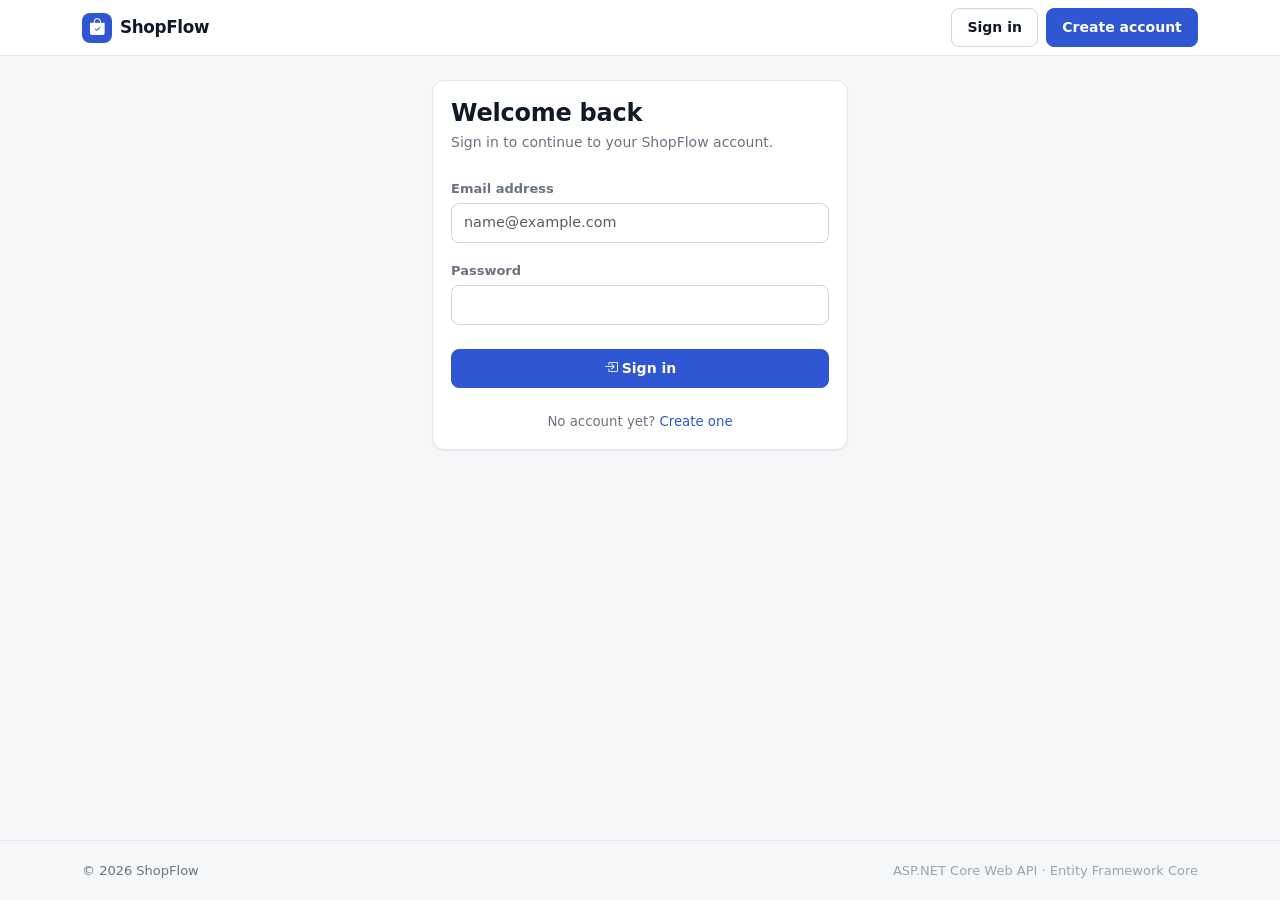
<file: frontend/index.html>
<!DOCTYPE html>
<html lang="en">
<head>
    <meta charset="utf-8" />
    <meta name="viewport" content="width=device-width, initial-scale=1" />
    <title>ShopFlow</title>
</head>
<body>
    <script src="js/config.js"></script>
    <script src="js/format.js"></script>
    <script src="js/auth.js"></script>
    <script>
        // The single entry point of the site: every visitor is sent to the screen that
        // belongs to their role, the job HomeController.Index used to do.
        (function () {
            var user = window.Auth.user();

            window.location.replace(user ? window.Auth.homePageFor(user.role) : 'login.html');
        })();
    </script>
</body>
</html>
</file>
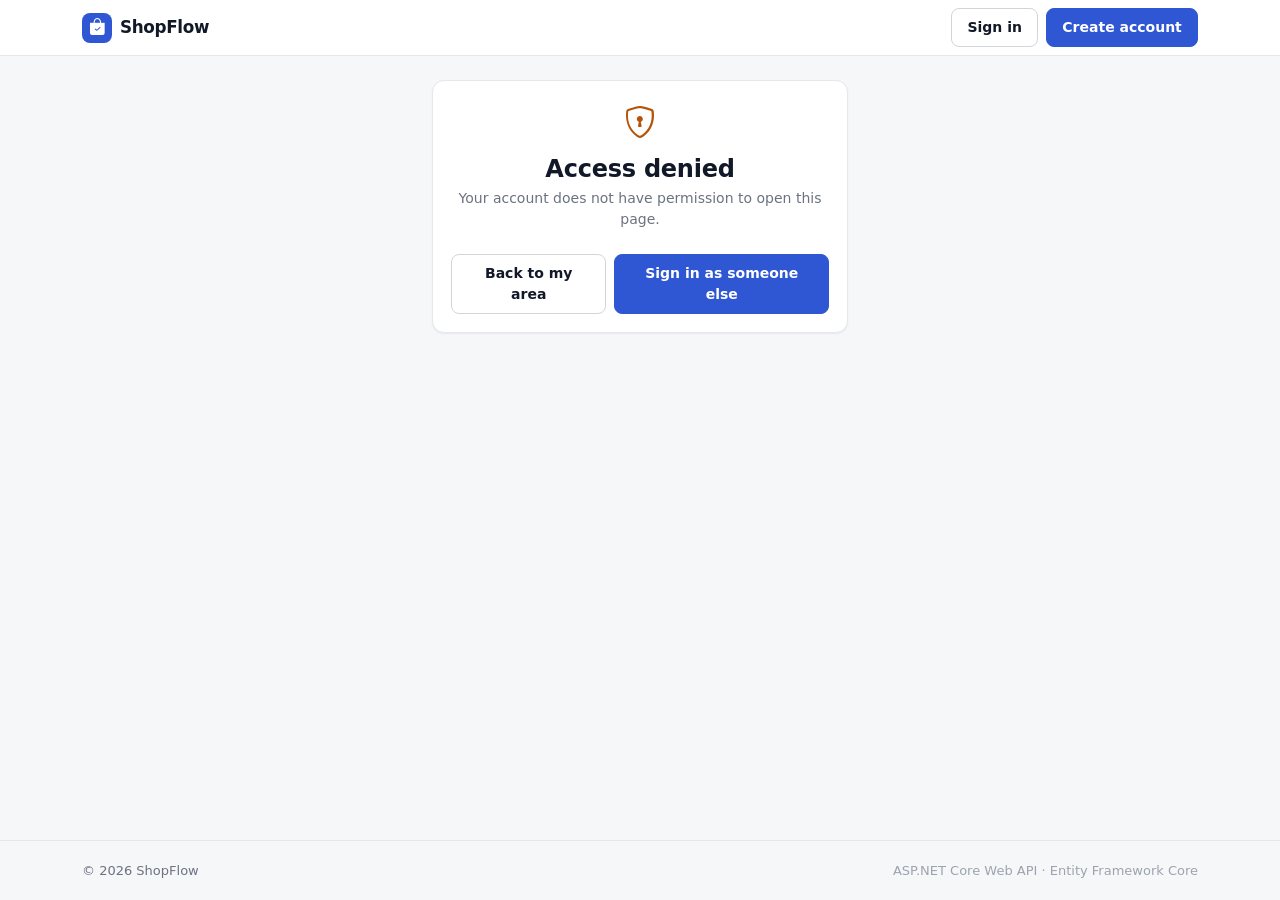
<file: frontend/access-denied.html>
<!DOCTYPE html>
<html lang="en">
<head>
    <meta charset="utf-8" />
    <meta name="viewport" content="width=device-width, initial-scale=1" />
    <link rel="stylesheet"
          href="https://cdn.jsdelivr.net/npm/bootstrap@5.3.3/dist/css/bootstrap.min.css"
          integrity="sha384-QWTKZyjpPEjISv5WaRU9OFeRpok6YctnYmDr5pNlyT2bRjXh0JMhjY6hW+ALEwIH"
          crossorigin="anonymous" />
    <link rel="stylesheet"
          href="https://cdn.jsdelivr.net/npm/bootstrap-icons@1.11.3/font/bootstrap-icons.min.css"
          crossorigin="anonymous" />
    <link rel="stylesheet" href="css/site.css" />
    <title>Access denied &middot; ShopFlow</title>
</head>
<body>
    <header data-sf-header></header>

    <main class="container py-4">
        <div data-sf-alerts></div>

<div class="sf-card sf-auth-card">
    <div class="sf-card-body text-center">
        <i class="bi bi-shield-lock d-block mb-2" style="font-size: 2rem; color: var(--sf-warning);"></i>
        <h1 class="sf-page-title mb-1">Access denied</h1>
        <p class="sf-page-subtitle mb-4">
            Your account does not have permission to open this page.
        </p>

        <div class="d-flex justify-content-center gap-2">
            <a class="btn btn-quiet" href="index.html">Back to my area</a>

            <form class="m-0" id="sign-in-as-someone-else">
                <button type="submit" class="btn btn-primary">Sign in as someone else</button>
            </form>
        </div>
    </div>
</div>
    </main>

    <footer data-sf-footer></footer>

    <script src="https://cdn.jsdelivr.net/npm/bootstrap@5.3.3/dist/js/bootstrap.bundle.min.js"
            integrity="sha384-YvpcrYf0tY3lHB60NNkmXc5s9fDVZLESaAA55NDzOxhy9GkcIdslK1eN7N6jIeHz"
            crossorigin="anonymous"></script>
    <script src="js/config.js"></script>
    <script src="js/format.js"></script>
    <script src="js/auth.js"></script>
    <script src="js/api.js"></script>
    <script src="js/alerts.js"></script>
    <script src="js/forms.js"></script>
    <script src="js/layout.js"></script>
    <script src="js/access-denied.js"></script>
</body>
</html>
</file>
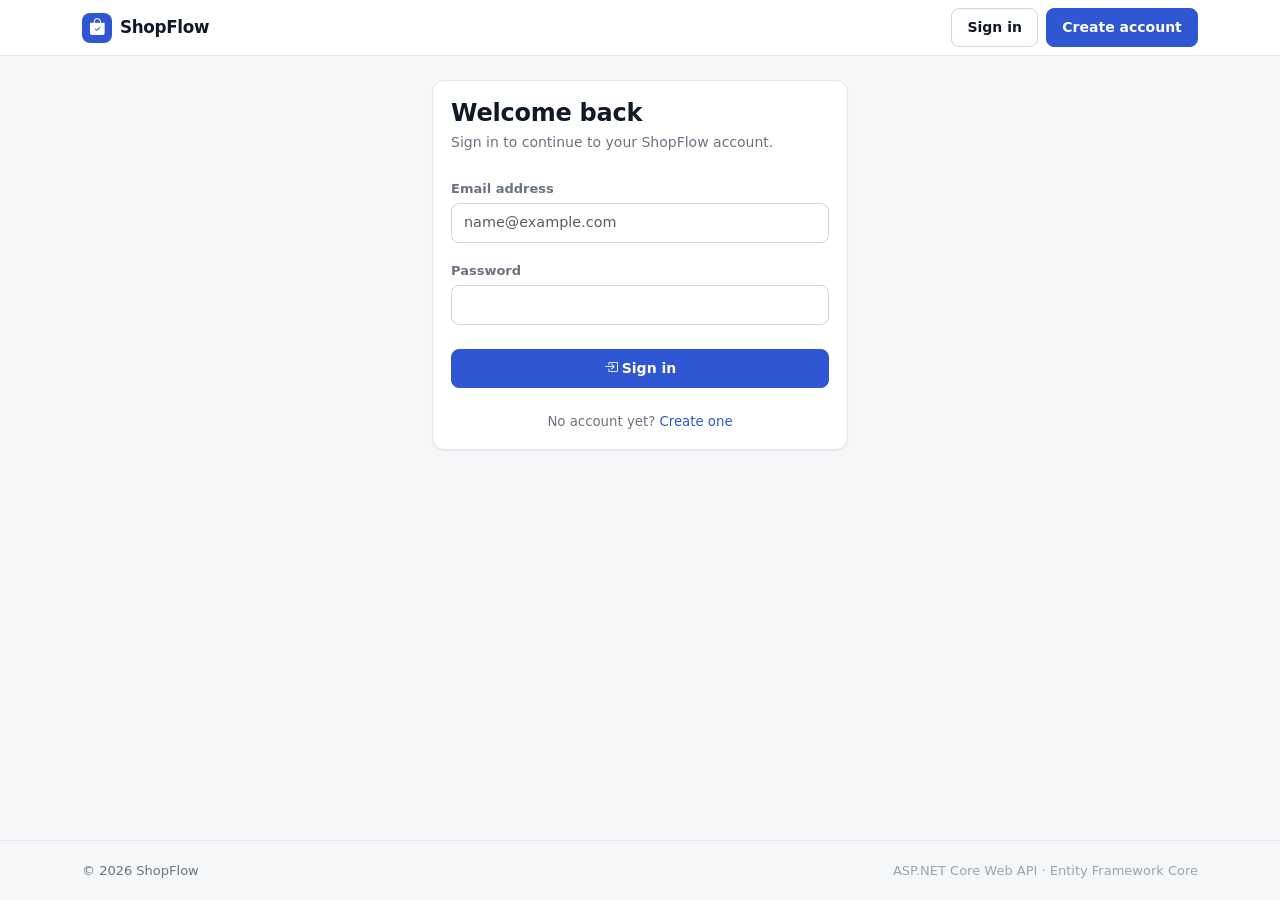
<file: frontend/admin.html>
<!DOCTYPE html>
<html lang="en">
<head>
    <meta charset="utf-8" />
    <meta name="viewport" content="width=device-width, initial-scale=1" />
    <link rel="stylesheet"
          href="https://cdn.jsdelivr.net/npm/bootstrap@5.3.3/dist/css/bootstrap.min.css"
          integrity="sha384-QWTKZyjpPEjISv5WaRU9OFeRpok6YctnYmDr5pNlyT2bRjXh0JMhjY6hW+ALEwIH"
          crossorigin="anonymous" />
    <link rel="stylesheet"
          href="https://cdn.jsdelivr.net/npm/bootstrap-icons@1.11.3/font/bootstrap-icons.min.css"
          crossorigin="anonymous" />
    <link rel="stylesheet" href="css/site.css" />
    <title>Admin &middot; ShopFlow</title>
</head>
<body>
    <header data-sf-header></header>

    <main class="container py-4">
        <div data-sf-alerts></div>
        <div id="admin-root"></div>
    </main>

    <footer data-sf-footer></footer>

    <script src="https://cdn.jsdelivr.net/npm/bootstrap@5.3.3/dist/js/bootstrap.bundle.min.js"
            integrity="sha384-YvpcrYf0tY3lHB60NNkmXc5s9fDVZLESaAA55NDzOxhy9GkcIdslK1eN7N6jIeHz"
            crossorigin="anonymous"></script>
    <script src="js/config.js"></script>
    <script src="js/format.js"></script>
    <script src="js/auth.js"></script>
    <script src="js/api.js"></script>
    <script src="js/alerts.js"></script>
    <script src="js/forms.js"></script>
    <script src="js/layout.js"></script>
    <script src="js/pager.js"></script>
    <script src="js/admin.js"></script>
</body>
</html>
</file>
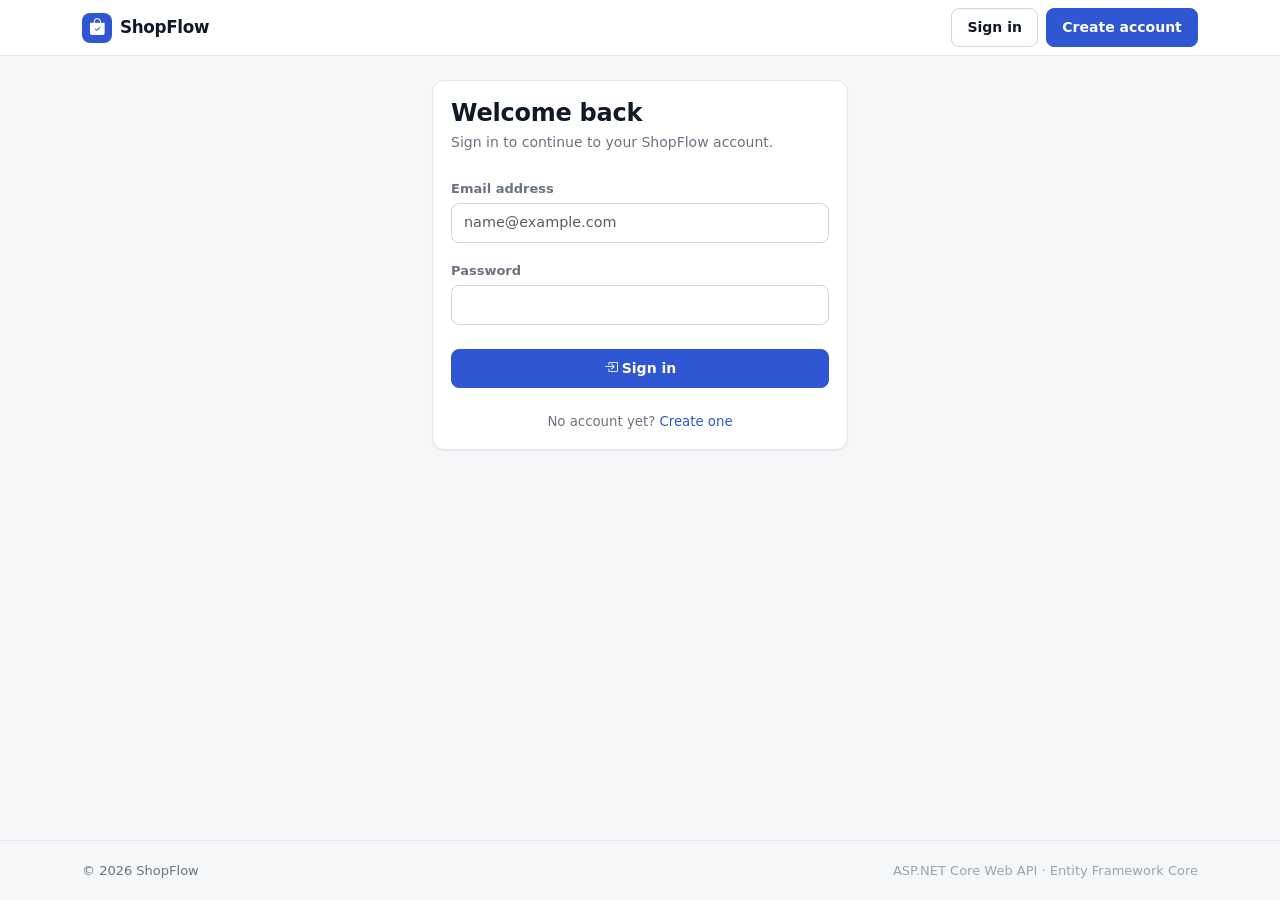
<file: frontend/courier.html>
<!DOCTYPE html>
<html lang="en">
<head>
    <meta charset="utf-8" />
    <meta name="viewport" content="width=device-width, initial-scale=1" />
    <link rel="stylesheet"
          href="https://cdn.jsdelivr.net/npm/bootstrap@5.3.3/dist/css/bootstrap.min.css"
          integrity="sha384-QWTKZyjpPEjISv5WaRU9OFeRpok6YctnYmDr5pNlyT2bRjXh0JMhjY6hW+ALEwIH"
          crossorigin="anonymous" />
    <link rel="stylesheet"
          href="https://cdn.jsdelivr.net/npm/bootstrap-icons@1.11.3/font/bootstrap-icons.min.css"
          crossorigin="anonymous" />
    <link rel="stylesheet" href="css/site.css" />
    <title>Courier console &middot; ShopFlow</title>
</head>
<body>
    <header data-sf-header></header>

    <main class="container py-4">
        <div data-sf-alerts></div>
        <div id="courier-root"></div>
    </main>

    <footer data-sf-footer></footer>

    <script src="https://cdn.jsdelivr.net/npm/bootstrap@5.3.3/dist/js/bootstrap.bundle.min.js"
            integrity="sha384-YvpcrYf0tY3lHB60NNkmXc5s9fDVZLESaAA55NDzOxhy9GkcIdslK1eN7N6jIeHz"
            crossorigin="anonymous"></script>
    <script src="js/config.js"></script>
    <script src="js/format.js"></script>
    <script src="js/auth.js"></script>
    <script src="js/api.js"></script>
    <script src="js/alerts.js"></script>
    <script src="js/forms.js"></script>
    <script src="js/layout.js"></script>
    <script src="js/pager.js"></script>
    <script src="js/courier.js"></script>
</body>
</html>
</file>
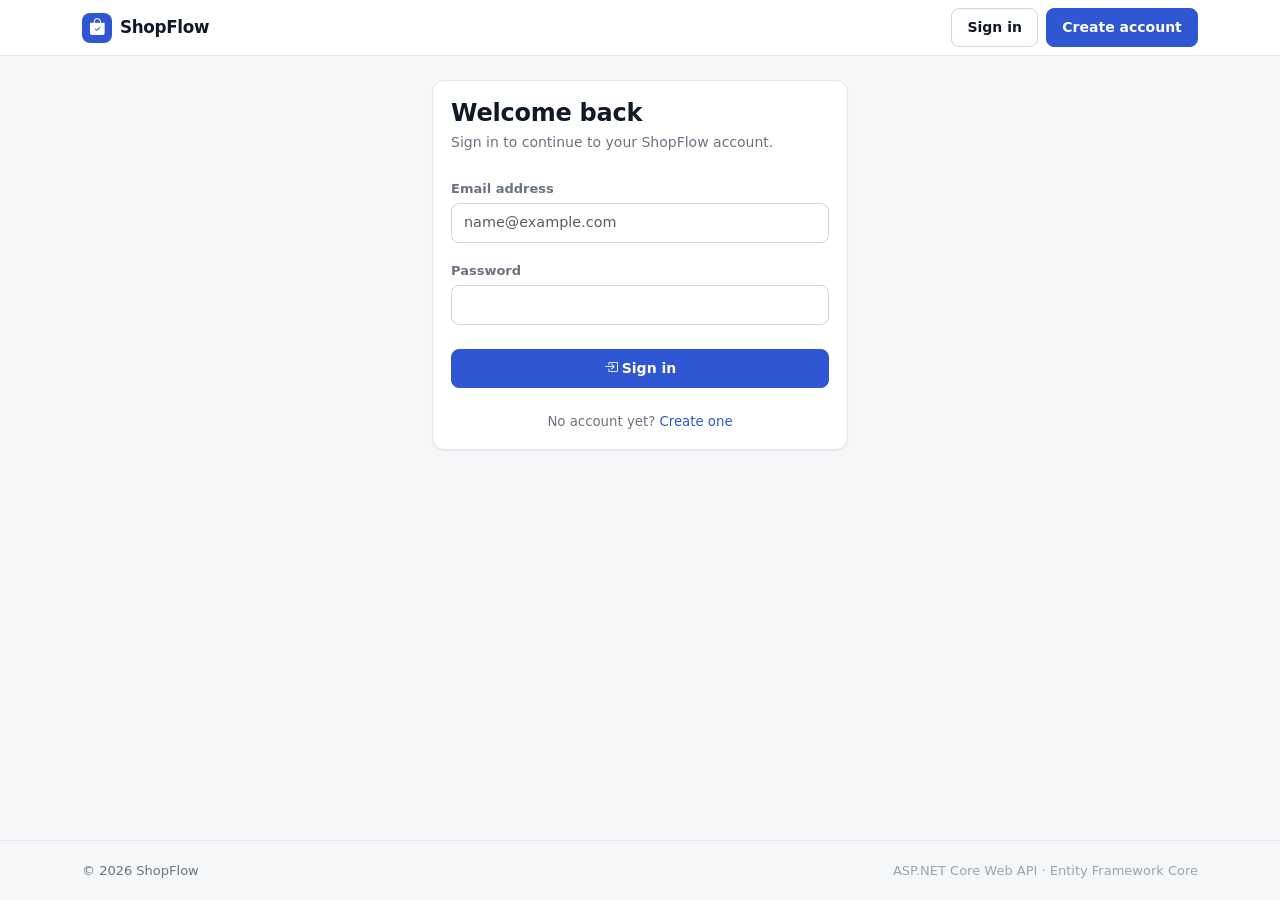
<file: frontend/login.html>
<!DOCTYPE html>
<html lang="en">
<head>
    <meta charset="utf-8" />
    <meta name="viewport" content="width=device-width, initial-scale=1" />
    <link rel="stylesheet"
          href="https://cdn.jsdelivr.net/npm/bootstrap@5.3.3/dist/css/bootstrap.min.css"
          integrity="sha384-QWTKZyjpPEjISv5WaRU9OFeRpok6YctnYmDr5pNlyT2bRjXh0JMhjY6hW+ALEwIH"
          crossorigin="anonymous" />
    <link rel="stylesheet"
          href="https://cdn.jsdelivr.net/npm/bootstrap-icons@1.11.3/font/bootstrap-icons.min.css"
          crossorigin="anonymous" />
    <link rel="stylesheet" href="css/site.css" />
    <title>Sign in &middot; ShopFlow</title>
</head>
<body>
    <header data-sf-header></header>

    <main class="container py-4">
        <div data-sf-alerts></div>

<div class="sf-card sf-auth-card">
    <div class="sf-card-body">
        <h1 class="sf-page-title mb-1">Welcome back</h1>
        <p class="sf-page-subtitle mb-4">Sign in to continue to your ShopFlow account.</p>

        <form id="login-form" novalidate>
            <div class="validation-summary-errors mb-3" data-validation-summary></div>

            <div class="mb-3">
                <label for="Email" class="form-label">Email address</label>
                <input id="Email" name="Email" class="form-control" type="email" autocomplete="username"
                       placeholder="name@example.com" />
                <span class="field-validation-error" data-validation-for="Email"></span>
            </div>

            <div class="mb-4">
                <label for="Password" class="form-label">Password</label>
                <input id="Password" name="Password" class="form-control" type="password" autocomplete="current-password" />
                <span class="field-validation-error" data-validation-for="Password"></span>
            </div>

            <button type="submit" class="btn btn-primary w-100">
                <i class="bi bi-box-arrow-in-right me-1"></i>Sign in
            </button>
        </form>

        <p class="sf-muted small text-center mt-4 mb-0">
            No account yet?
            <a href="register.html">Create one</a>
        </p>
    </div>
</div>
    </main>

    <footer data-sf-footer></footer>

    <script src="https://cdn.jsdelivr.net/npm/bootstrap@5.3.3/dist/js/bootstrap.bundle.min.js"
            integrity="sha384-YvpcrYf0tY3lHB60NNkmXc5s9fDVZLESaAA55NDzOxhy9GkcIdslK1eN7N6jIeHz"
            crossorigin="anonymous"></script>
    <script src="js/config.js"></script>
    <script src="js/format.js"></script>
    <script src="js/auth.js"></script>
    <script src="js/api.js"></script>
    <script src="js/alerts.js"></script>
    <script src="js/forms.js"></script>
    <script src="js/layout.js"></script>
    <script src="js/login.js"></script>
</body>
</html>
</file>
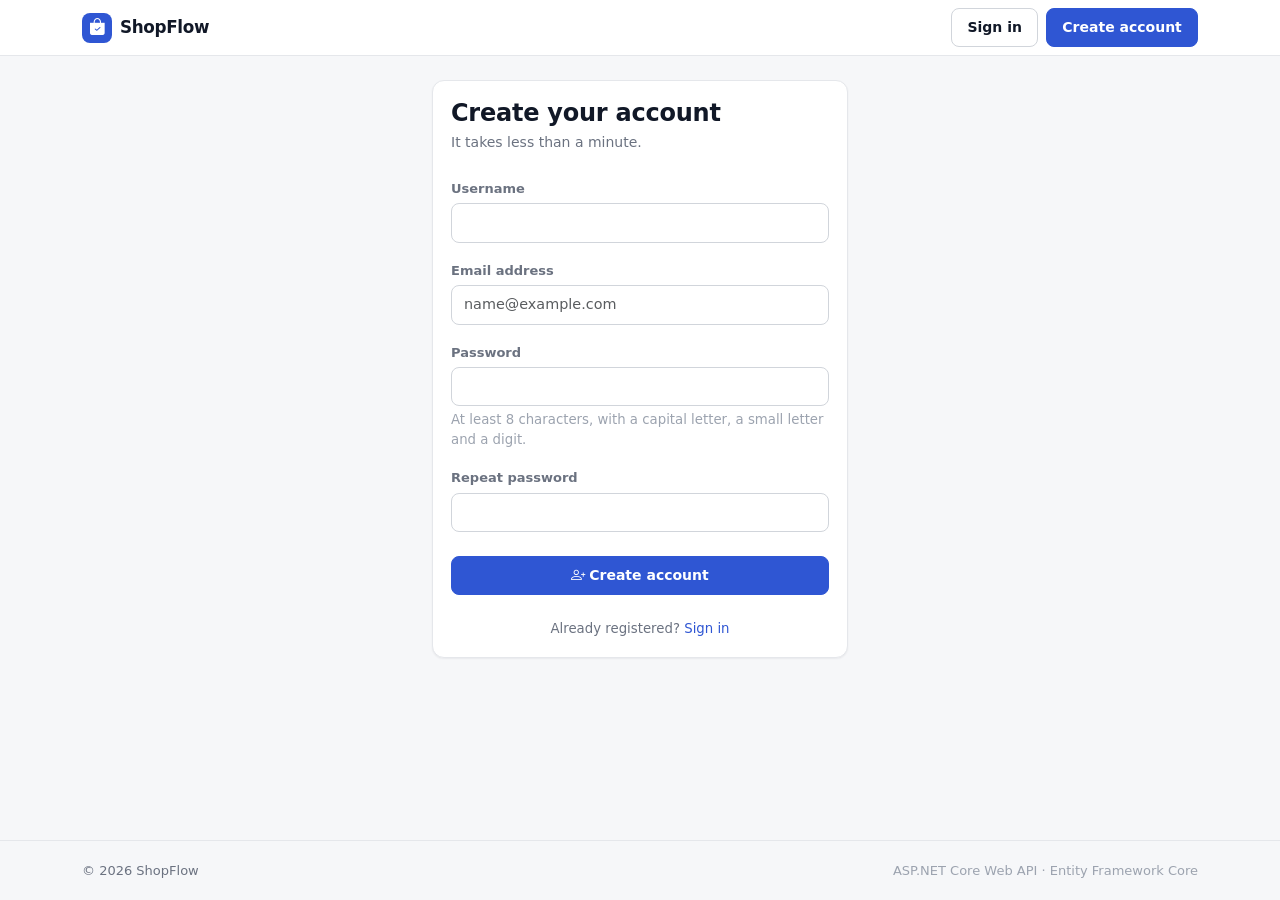
<file: frontend/register.html>
<!DOCTYPE html>
<html lang="en">
<head>
    <meta charset="utf-8" />
    <meta name="viewport" content="width=device-width, initial-scale=1" />
    <link rel="stylesheet"
          href="https://cdn.jsdelivr.net/npm/bootstrap@5.3.3/dist/css/bootstrap.min.css"
          integrity="sha384-QWTKZyjpPEjISv5WaRU9OFeRpok6YctnYmDr5pNlyT2bRjXh0JMhjY6hW+ALEwIH"
          crossorigin="anonymous" />
    <link rel="stylesheet"
          href="https://cdn.jsdelivr.net/npm/bootstrap-icons@1.11.3/font/bootstrap-icons.min.css"
          crossorigin="anonymous" />
    <link rel="stylesheet" href="css/site.css" />
    <title>Create account &middot; ShopFlow</title>
</head>
<body>
    <header data-sf-header></header>

    <main class="container py-4">
        <div data-sf-alerts></div>

<div class="sf-card sf-auth-card">
    <div class="sf-card-body">
        <h1 class="sf-page-title mb-1">Create your account</h1>
        <p class="sf-page-subtitle mb-4">It takes less than a minute.</p>

        <form id="register-form" novalidate>
            <div class="validation-summary-errors mb-3" data-validation-summary></div>

            <div class="mb-3">
                <label for="Username" class="form-label">Username</label>
                <input id="Username" name="Username" class="form-control" autocomplete="username" />
                <span class="field-validation-error" data-validation-for="Username"></span>
            </div>

            <div class="mb-3">
                <label for="Email" class="form-label">Email address</label>
                <input id="Email" name="Email" class="form-control" type="email" placeholder="name@example.com" />
                <span class="field-validation-error" data-validation-for="Email"></span>
            </div>

            <div class="mb-3">
                <label for="Password" class="form-label">Password</label>
                <input id="Password" name="Password" class="form-control" type="password" autocomplete="new-password" />
                <span class="field-validation-error" data-validation-for="Password"></span>
                <div class="sf-subtle small mt-1">
                    At least 8 characters, with a capital letter, a small letter and a digit.
                </div>
            </div>

            <div class="mb-4">
                <label for="ConfirmPassword" class="form-label">Repeat password</label>
                <input id="ConfirmPassword" name="ConfirmPassword" class="form-control" type="password" autocomplete="new-password" />
                <span class="field-validation-error" data-validation-for="ConfirmPassword"></span>
            </div>

            <button type="submit" class="btn btn-primary w-100">
                <i class="bi bi-person-plus me-1"></i>Create account
            </button>
        </form>

        <p class="sf-muted small text-center mt-4 mb-0">
            Already registered?
            <a href="login.html">Sign in</a>
        </p>
    </div>
</div>
    </main>

    <footer data-sf-footer></footer>

    <script src="https://cdn.jsdelivr.net/npm/bootstrap@5.3.3/dist/js/bootstrap.bundle.min.js"
            integrity="sha384-YvpcrYf0tY3lHB60NNkmXc5s9fDVZLESaAA55NDzOxhy9GkcIdslK1eN7N6jIeHz"
            crossorigin="anonymous"></script>
    <script src="js/config.js"></script>
    <script src="js/format.js"></script>
    <script src="js/auth.js"></script>
    <script src="js/api.js"></script>
    <script src="js/alerts.js"></script>
    <script src="js/forms.js"></script>
    <script src="js/layout.js"></script>
    <script src="js/register.js"></script>
</body>
</html>
</file>
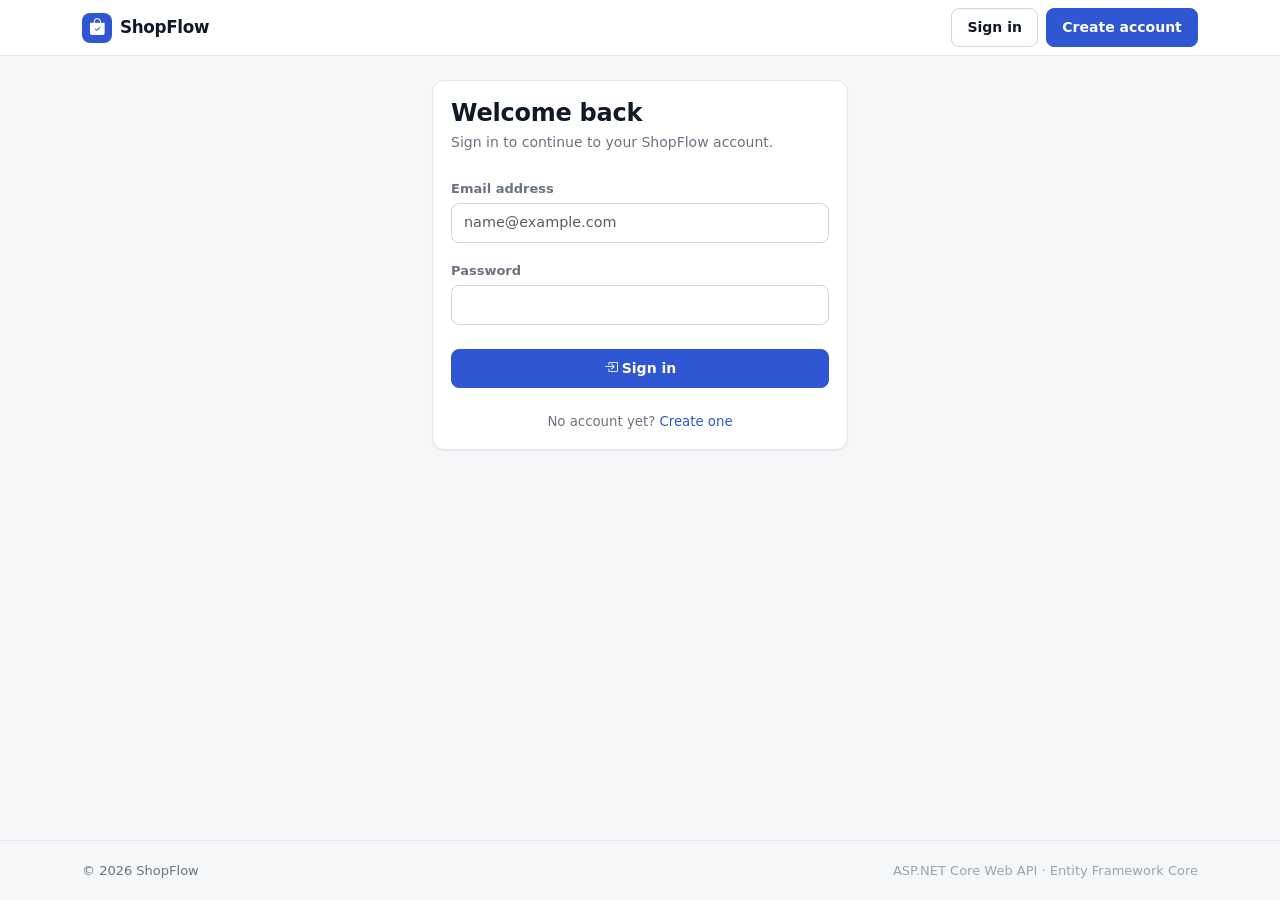
<file: frontend/shop.html>
<!DOCTYPE html>
<html lang="en">
<head>
    <meta charset="utf-8" />
    <meta name="viewport" content="width=device-width, initial-scale=1" />
    <link rel="stylesheet"
          href="https://cdn.jsdelivr.net/npm/bootstrap@5.3.3/dist/css/bootstrap.min.css"
          integrity="sha384-QWTKZyjpPEjISv5WaRU9OFeRpok6YctnYmDr5pNlyT2bRjXh0JMhjY6hW+ALEwIH"
          crossorigin="anonymous" />
    <link rel="stylesheet"
          href="https://cdn.jsdelivr.net/npm/bootstrap-icons@1.11.3/font/bootstrap-icons.min.css"
          crossorigin="anonymous" />
    <link rel="stylesheet" href="css/site.css" />
    <title>Shop &middot; ShopFlow</title>
</head>
<body>
    <header data-sf-header></header>

    <main class="container py-4">
        <div data-sf-alerts></div>
        <div id="shop-root"></div>
    </main>

    <footer data-sf-footer></footer>

    <script src="https://cdn.jsdelivr.net/npm/bootstrap@5.3.3/dist/js/bootstrap.bundle.min.js"
            integrity="sha384-YvpcrYf0tY3lHB60NNkmXc5s9fDVZLESaAA55NDzOxhy9GkcIdslK1eN7N6jIeHz"
            crossorigin="anonymous"></script>
    <script src="js/config.js"></script>
    <script src="js/format.js"></script>
    <script src="js/auth.js"></script>
    <script src="js/api.js"></script>
    <script src="js/alerts.js"></script>
    <script src="js/forms.js"></script>
    <script src="js/layout.js"></script>
    <script src="js/pager.js"></script>
    <script src="js/order-details.js"></script>
    <script src="js/shop.js"></script>
</body>
</html>
</file>
<file: frontend/css/site.css>
/* ==========================================================================
   ShopFlow design system
   One place for colour, spacing, radius and shadow. Every page uses these
   tokens instead of inline styles, so the whole app changes look from here.
   ========================================================================== */

:root {
    --sf-bg: #f6f7f9;
    --sf-surface: #ffffff;
    --sf-surface-muted: #f9fafb;
    --sf-border: #e5e7eb;
    --sf-border-strong: #d1d5db;

    --sf-text: #111827;
    --sf-text-muted: #6b7280;
    --sf-text-subtle: #9ca3af;

    --sf-primary: #2f56d3;
    --sf-primary-hover: #2745ad;
    --sf-primary-soft: #eef2ff;

    --sf-success: #12805c;
    --sf-success-soft: #e7f6f0;
    --sf-warning: #b45309;
    --sf-warning-soft: #fef3c7;
    --sf-danger: #b42318;
    --sf-danger-soft: #fee4e2;
    --sf-info: #0e6ba8;
    --sf-info-soft: #e0f2fe;

    --sf-radius-sm: 8px;
    --sf-radius: 12px;
    --sf-radius-lg: 16px;

    --sf-shadow-sm: 0 1px 2px rgba(16, 24, 40, .06);
    --sf-shadow: 0 4px 16px rgba(16, 24, 40, .08);

    --sf-space: 1rem;
}

/* --------------------------------------------------------------- base --- */

body {
    background-color: var(--sf-bg);
    color: var(--sf-text);
    font-family: "Inter", system-ui, -apple-system, "Segoe UI", Roboto, Helvetica, Arial, sans-serif;
    font-size: .95rem;
    min-height: 100vh;
    display: flex;
    flex-direction: column;
}

main {
    flex: 1 0 auto;
}

a {
    color: var(--sf-primary);
    text-decoration: none;
}

a:hover {
    color: var(--sf-primary-hover);
    text-decoration: underline;
}

h1, h2, h3, h4, h5, h6 {
    color: var(--sf-text);
    font-weight: 600;
    letter-spacing: -.01em;
}

.sf-page-title {
    font-size: 1.5rem;
    margin: 0;
}

.sf-page-subtitle {
    color: var(--sf-text-muted);
    font-size: .875rem;
    margin: .125rem 0 0;
}

.sf-muted {
    color: var(--sf-text-muted);
}

.sf-subtle {
    color: var(--sf-text-subtle);
}

.sf-numeric {
    font-variant-numeric: tabular-nums;
}

/* ------------------------------------------------------------- navbar --- */

.sf-navbar {
    background-color: var(--sf-surface);
    border-bottom: 1px solid var(--sf-border);
}

.sf-brand {
    align-items: center;
    color: var(--sf-text);
    display: inline-flex;
    font-size: 1.05rem;
    font-weight: 700;
    gap: .5rem;
    letter-spacing: -.02em;
}

.sf-brand:hover {
    color: var(--sf-text);
    text-decoration: none;
}

.sf-brand-mark {
    align-items: center;
    background: var(--sf-primary);
    border-radius: var(--sf-radius-sm);
    color: #fff;
    display: inline-flex;
    height: 30px;
    justify-content: center;
    width: 30px;
}

.sf-user-chip {
    align-items: center;
    background: var(--sf-surface-muted);
    border: 1px solid var(--sf-border);
    border-radius: 999px;
    color: var(--sf-text-muted);
    display: inline-flex;
    font-size: .8125rem;
    gap: .4rem;
    padding: .3rem .75rem;
}

/* --------------------------------------------------------------- card --- */

.sf-card {
    background: var(--sf-surface);
    border: 1px solid var(--sf-border);
    border-radius: var(--sf-radius);
    box-shadow: var(--sf-shadow-sm);
}

.sf-card-header {
    align-items: center;
    border-bottom: 1px solid var(--sf-border);
    display: flex;
    gap: .5rem;
    justify-content: space-between;
    padding: .875rem 1.125rem;
}

.sf-card-title {
    font-size: .9375rem;
    font-weight: 600;
    margin: 0;
}

.sf-card-body {
    padding: 1.125rem;
}

.sf-card-footer {
    background: var(--sf-surface-muted);
    border-top: 1px solid var(--sf-border);
    border-radius: 0 0 var(--sf-radius) var(--sf-radius);
    padding: .875rem 1.125rem;
}

.sf-auth-card {
    margin: 0 auto;
    max-width: 26rem;
    width: 100%;
}

/* ------------------------------------------------------------ metrics --- */

.sf-metric {
    background: var(--sf-surface);
    border: 1px solid var(--sf-border);
    border-radius: var(--sf-radius);
    box-shadow: var(--sf-shadow-sm);
    display: flex;
    gap: .875rem;
    padding: 1rem 1.125rem;
}

.sf-metric-icon {
    align-items: center;
    border-radius: var(--sf-radius-sm);
    display: inline-flex;
    flex: 0 0 auto;
    font-size: 1.125rem;
    height: 40px;
    justify-content: center;
    width: 40px;
}

.sf-metric-icon.is-primary { background: var(--sf-primary-soft); color: var(--sf-primary); }
.sf-metric-icon.is-warning { background: var(--sf-warning-soft); color: var(--sf-warning); }
.sf-metric-icon.is-success { background: var(--sf-success-soft); color: var(--sf-success); }
.sf-metric-icon.is-info    { background: var(--sf-info-soft);    color: var(--sf-info); }

.sf-metric-label {
    color: var(--sf-text-muted);
    font-size: .75rem;
    letter-spacing: .04em;
    margin: 0;
    text-transform: uppercase;
}

.sf-metric-value {
    font-size: 1.5rem;
    font-weight: 700;
    line-height: 1.2;
    margin: 0;
}

/* -------------------------------------------------------------- forms --- */

.form-label {
    color: var(--sf-text-muted);
    font-size: .8125rem;
    font-weight: 600;
    margin-bottom: .3rem;
}

.form-control,
.form-select {
    border: 1px solid var(--sf-border-strong);
    border-radius: var(--sf-radius-sm);
    color: var(--sf-text);
    font-size: .9rem;
    padding: .5rem .75rem;
}

.form-control:focus,
.form-select:focus {
    border-color: var(--sf-primary);
    box-shadow: 0 0 0 3px rgba(47, 86, 211, .15);
}

.input-validation-error,
.form-control.is-invalid,
.form-select.is-invalid {
    border-color: var(--sf-danger) !important;
}

.form-control.is-invalid:focus,
.form-select.is-invalid:focus {
    box-shadow: 0 0 0 3px rgba(214, 45, 45, .15);
}

.field-validation-error,
.validation-summary-errors {
    color: var(--sf-danger);
    display: block;
    font-size: .8125rem;
    margin-top: .25rem;
}

.validation-summary-errors ul {
    list-style: none;
    margin: 0;
    padding: 0;
}

/* ------------------------------------------------------------ buttons --- */

.btn {
    border-radius: var(--sf-radius-sm);
    font-size: .875rem;
    font-weight: 600;
    padding: .5rem .95rem;
}

.btn:focus-visible {
    box-shadow: 0 0 0 3px rgba(47, 86, 211, .25);
}

.btn-primary {
    background-color: var(--sf-primary);
    border-color: var(--sf-primary);
}

.btn-primary:hover,
.btn-primary:focus {
    background-color: var(--sf-primary-hover);
    border-color: var(--sf-primary-hover);
}

.btn-quiet {
    background: var(--sf-surface);
    border: 1px solid var(--sf-border-strong);
    color: var(--sf-text);
}

.btn-quiet:hover {
    background: var(--sf-surface-muted);
    color: var(--sf-text);
}

.sf-icon-btn {
    background: transparent;
    border: 0;
    border-radius: var(--sf-radius-sm);
    color: var(--sf-text-subtle);
    line-height: 1;
    padding: .35rem .5rem;
}

.sf-icon-btn:hover {
    background: var(--sf-danger-soft);
    color: var(--sf-danger);
}

/* -------------------------------------------------------------- chips --- */

.sf-chip {
    background: var(--sf-surface);
    border: 1px solid var(--sf-border-strong);
    border-radius: 999px;
    color: var(--sf-text-muted);
    display: inline-block;
    font-size: .8125rem;
    font-weight: 500;
    padding: .35rem .85rem;
    transition: background-color .15s ease, color .15s ease, border-color .15s ease;
}

.sf-chip:hover {
    background: var(--sf-surface-muted);
    color: var(--sf-text);
    text-decoration: none;
}

.sf-chip.is-active {
    background: var(--sf-primary);
    border-color: var(--sf-primary);
    color: #fff;
}

/* ------------------------------------------------------------ badges --- */

.sf-badge {
    border-radius: 999px;
    display: inline-block;
    font-size: .75rem;
    font-weight: 600;
    padding: .25rem .6rem;
}

.sf-badge.is-pending   { background: var(--sf-warning-soft); color: var(--sf-warning); }
.sf-badge.is-delivery  { background: var(--sf-info-soft);    color: var(--sf-info); }
.sf-badge.is-delivered { background: var(--sf-success-soft); color: var(--sf-success); }
.sf-badge.is-rejected  { background: var(--sf-danger-soft);  color: var(--sf-danger); }
.sf-badge.is-neutral   { background: var(--sf-surface-muted); color: var(--sf-text-muted); }

/* ------------------------------------------------------------- tables --- */

.sf-table {
    margin: 0;
    width: 100%;
}

.sf-table th {
    background: var(--sf-surface-muted);
    border-bottom: 1px solid var(--sf-border);
    color: var(--sf-text-muted);
    font-size: .75rem;
    font-weight: 600;
    letter-spacing: .04em;
    padding: .625rem 1.125rem;
    text-transform: uppercase;
    white-space: nowrap;
}

.sf-table td {
    border-bottom: 1px solid var(--sf-border);
    padding: .75rem 1.125rem;
    vertical-align: middle;
}

.sf-table tbody tr:last-child td {
    border-bottom: 0;
}

.sf-table tbody tr:hover td {
    background: var(--sf-surface-muted);
}

.sf-group-row td {
    background: var(--sf-primary-soft) !important;
    color: var(--sf-primary);
    font-weight: 600;
}

/* --------------------------------------------------------------- tabs --- */

.sf-tabs {
    border-bottom: 1px solid var(--sf-border);
    display: flex;
    gap: .25rem;
}

.sf-tabs .nav-link {
    border: 0;
    border-bottom: 2px solid transparent;
    border-radius: 0;
    color: var(--sf-text-muted);
    font-size: .875rem;
    font-weight: 600;
    padding: .625rem .875rem;
}

.sf-tabs .nav-link:hover {
    color: var(--sf-text);
}

.sf-tabs .nav-link.active {
    background: transparent;
    border-bottom-color: var(--sf-primary);
    color: var(--sf-primary);
}

/* -------------------------------------------------------- empty state --- */

.sf-empty {
    color: var(--sf-text-muted);
    padding: 2.5rem 1rem;
    text-align: center;
}

.sf-empty i {
    color: var(--sf-text-subtle);
    display: block;
    font-size: 1.75rem;
    margin-bottom: .5rem;
}

/* ------------------------------------------------------------- alerts --- */

.sf-alert {
    border: 1px solid transparent;
    border-radius: var(--sf-radius-sm);
    font-size: .875rem;
    padding: .75rem 1rem;
}

.sf-alert.is-success {
    background: var(--sf-success-soft);
    border-color: rgba(18, 128, 92, .25);
    color: var(--sf-success);
}

.sf-alert.is-muted {
    background: var(--sf-surface-muted);
    border-color: var(--sf-border);
    color: var(--sf-text-muted);
}

.sf-alert.is-error {
    background: var(--sf-danger-soft);
    border-color: rgba(180, 35, 24, .25);
    color: var(--sf-danger);
}

/* ------------------------------------------------------------- footer --- */

.sf-footer {
    border-top: 1px solid var(--sf-border);
    color: var(--sf-text-muted);
    font-size: .8125rem;
    padding: 1.25rem 0;
}
</file>
